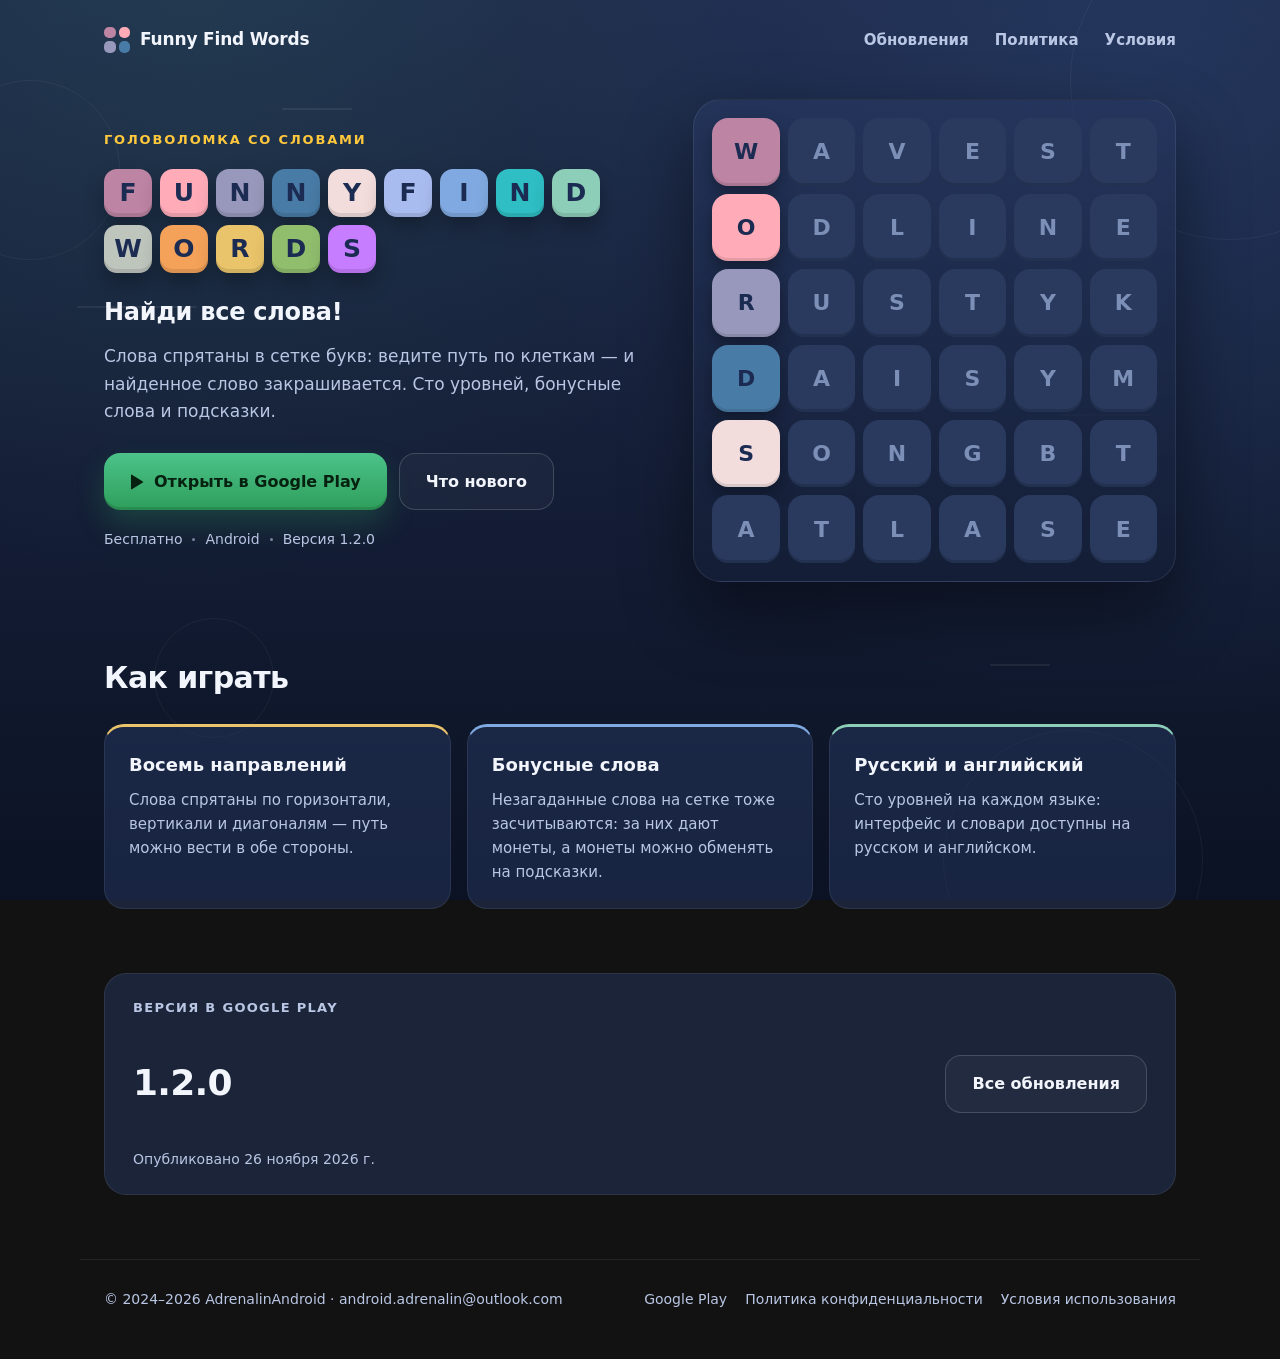
<file: docs/index.html>
<!doctype html>
<html lang="ru">
<head>
  <meta charset="utf-8">
  <meta name="viewport" content="width=device-width, initial-scale=1">
  <meta name="theme-color" content="#10182F">
  <meta name="description" content="Игра «найди слова»: сто уровней, бонусные слова и подсказки, русский и английский языки. Бесплатно в Google Play.">
  <meta property="og:type" content="website">
  <meta property="og:title" content="Funny Find Words — головоломка со словами">
  <meta property="og:description" content="Игра «найди слова»: сто уровней, бонусные слова и подсказки, русский и английский языки. Бесплатно в Google Play.">
  <title>Funny Find Words — головоломка со словами</title>
  <link rel="stylesheet" href="./site.css">
</head>
<body>

    <div class="decor" aria-hidden="true">
      <i style="width:180px;height:180px;left:-60px;top:80px"></i>
      <i style="width:320px;height:320px;right:-110px;top:-80px"></i>
      <i style="width:120px;height:120px;left:12%;bottom:18%"></i>
      <i style="width:260px;height:260px;right:6%;bottom:-90px"></i>
      <u style="width:120px;left:6%;top:34%"></u>
      <u style="width:70px;left:22%;top:12%"></u>
      <u style="width:90px;right:10%;top:46%"></u>
      <u style="width:60px;right:18%;bottom:26%"></u>
    </div>
<div class="page">

  <header class="nav">
    <a class="brand" href="./">
      <span class="mark" aria-hidden="true"><span style="--c:#BD84A4"></span><span style="--c:#FFACB8"></span><span style="--c:#9898BC"></span><span style="--c:#487BA6"></span></span>
      Funny Find Words
    </a>
    <nav>
      <a href="./updates.html">Обновления</a>
      <a href="./privacy.html">Политика</a>
      <a href="./terms.html">Условия</a>
    </nav>
  </header>
  <main>
    <section class="hero">
      <div>
        <p class="eyebrow">Головоломка со словами</p>
        <h1 class="wordmark"><span class="grp"><span class="tile" style="--c:#BD84A4">F</span><span class="tile" style="--c:#FFACB8">U</span><span class="tile" style="--c:#9898BC">N</span><span class="tile" style="--c:#487BA6">N</span><span class="tile" style="--c:#F2DCDC">Y</span></span><span class="grp"><span class="tile" style="--c:#A9BCF0">F</span><span class="tile" style="--c:#7FA9E0">I</span><span class="tile" style="--c:#2EBEC4">N</span><span class="tile" style="--c:#8DCEB9">D</span></span><span class="grp"><span class="tile" style="--c:#BEC5BD">W</span><span class="tile" style="--c:#F4A259">O</span><span class="tile" style="--c:#E9C46A">R</span><span class="tile" style="--c:#90BE6D">D</span><span class="tile" style="--c:#C77DFF">S</span></span></h1>
        <p class="tagline">Найди все слова!</p>
        <p class="lead">
          Слова спрятаны в сетке букв: ведите путь по клеткам — и найденное слово
          закрашивается. Сто уровней, бонусные слова и подсказки.
        </p>
        <div class="actions">
          <a class="btn btn-play" href="https://play.google.com/store/apps/details?id=com.androidadrenalin.funny_find_words"><svg width="14" height="16" viewBox="0 0 14 16" aria-hidden="true"><path fill="currentColor" d="M1 1.2v13.6c0 .5.5.8.9.5l11-6.8a.6.6 0 0 0 0-1L1.9.7C1.5.4 1 .7 1 1.2Z"/></svg>Открыть в Google Play</a>
          <a class="btn btn-ghost" href="./updates.html">Что нового</a>
        </div>
        <p class="meta">
          <span>Бесплатно</span>
          <span class="dash" aria-hidden="true"></span>
          <span>Android</span>
          <span class="dash" aria-hidden="true"></span>
          <span>Версия <span data-version>1.1.1</span></span>
        </p>
      </div>
      <div class="board" aria-hidden="true"><b class="on" style="--c:#BD84A4">W</b><b>A</b><b>V</b><b>E</b><b>S</b><b>T</b><b class="on" style="--c:#FFACB8">O</b><b>D</b><b>L</b><b>I</b><b>N</b><b>E</b><b class="on" style="--c:#9898BC">R</b><b>U</b><b>S</b><b>T</b><b>Y</b><b>K</b><b class="on" style="--c:#487BA6">D</b><b>A</b><b>I</b><b>S</b><b>Y</b><b>M</b><b class="on" style="--c:#F2DCDC">S</b><b>O</b><b>N</b><b>G</b><b>B</b><b>T</b><b>A</b><b>T</b><b>L</b><b>A</b><b>S</b><b>E</b></div>
    </section>

    <section class="section" id="features">
      <h2>Как играть</h2>
      <div class="cards">
      <article class="card" style="--c:#E9C46A">
        <h3>Восемь направлений</h3>
        <p>Слова спрятаны по горизонтали, вертикали и диагоналям — путь можно вести в обе стороны.</p>
      </article>
      <article class="card" style="--c:#7FA9E0">
        <h3>Бонусные слова</h3>
        <p>Незагаданные слова на сетке тоже засчитываются: за них дают монеты, а монеты можно обменять на подсказки.</p>
      </article>
      <article class="card" style="--c:#8DCEB9">
        <h3>Русский и английский</h3>
        <p>Сто уровней на каждом языке: интерфейс и словари доступны на русском и английском.</p>
      </article>
      </div>
    </section>

    <section class="section">
      <div class="ver">
        <div>
          <p class="label">Версия в Google Play</p>
          <p class="num" data-version>1.1.1</p>
          <p class="sub" data-published>Дата публикации уточняется…</p>
        </div>
        <a class="btn btn-ghost" href="./updates.html">Все обновления</a>
      </div>
    </section>
  </main>

  <footer class="foot">
    <span>© 2024–2026 AdrenalinAndroid · <a href="mailto:android.adrenalin@outlook.com">android.adrenalin@outlook.com</a></span>
    <span class="links">
      <a href="https://play.google.com/store/apps/details?id=com.androidadrenalin.funny_find_words">Google Play</a>
      <a href="./privacy.html">Политика конфиденциальности</a>
      <a href="./terms.html">Условия использования</a>
    </span>
  </footer>
</div>

<script>
  // Дата приходит из version.json в виде ГГГГ-ММ-ДД, показываем её по-русски.
  function formatDate(value) {
    if (!value) { return ''; }
    var date = new Date(value + 'T00:00:00');
    if (isNaN(date)) { return value; }
    return date.toLocaleDateString('ru-RU', { day: 'numeric', month: 'long', year: 'numeric' });
  }

  // Версия и дата берутся из version.json, чтобы страница не устаревала.
  fetch('./version.json?ts=' + Date.now(), { cache: 'no-store' })
    .then(function (r) { return r.ok ? r.json() : Promise.reject(new Error('HTTP ' + r.status)); })
    .then(function (c) {
      if (c.latestVersionName) {
        document.querySelectorAll('[data-version]').forEach(function (n) {
          n.textContent = c.latestVersionName;
        });
      }
      var published = document.querySelector('[data-published]');
      if (published && c.publishedAt) {
        published.textContent = 'Опубликовано ' + formatDate(c.publishedAt);
      }
    })
    .catch(function () {
      var published = document.querySelector('[data-published]');
      if (published) {
        published.textContent = 'Данные о версии сейчас недоступны';
      }
    });
</script>
</body>
</html>
</file>
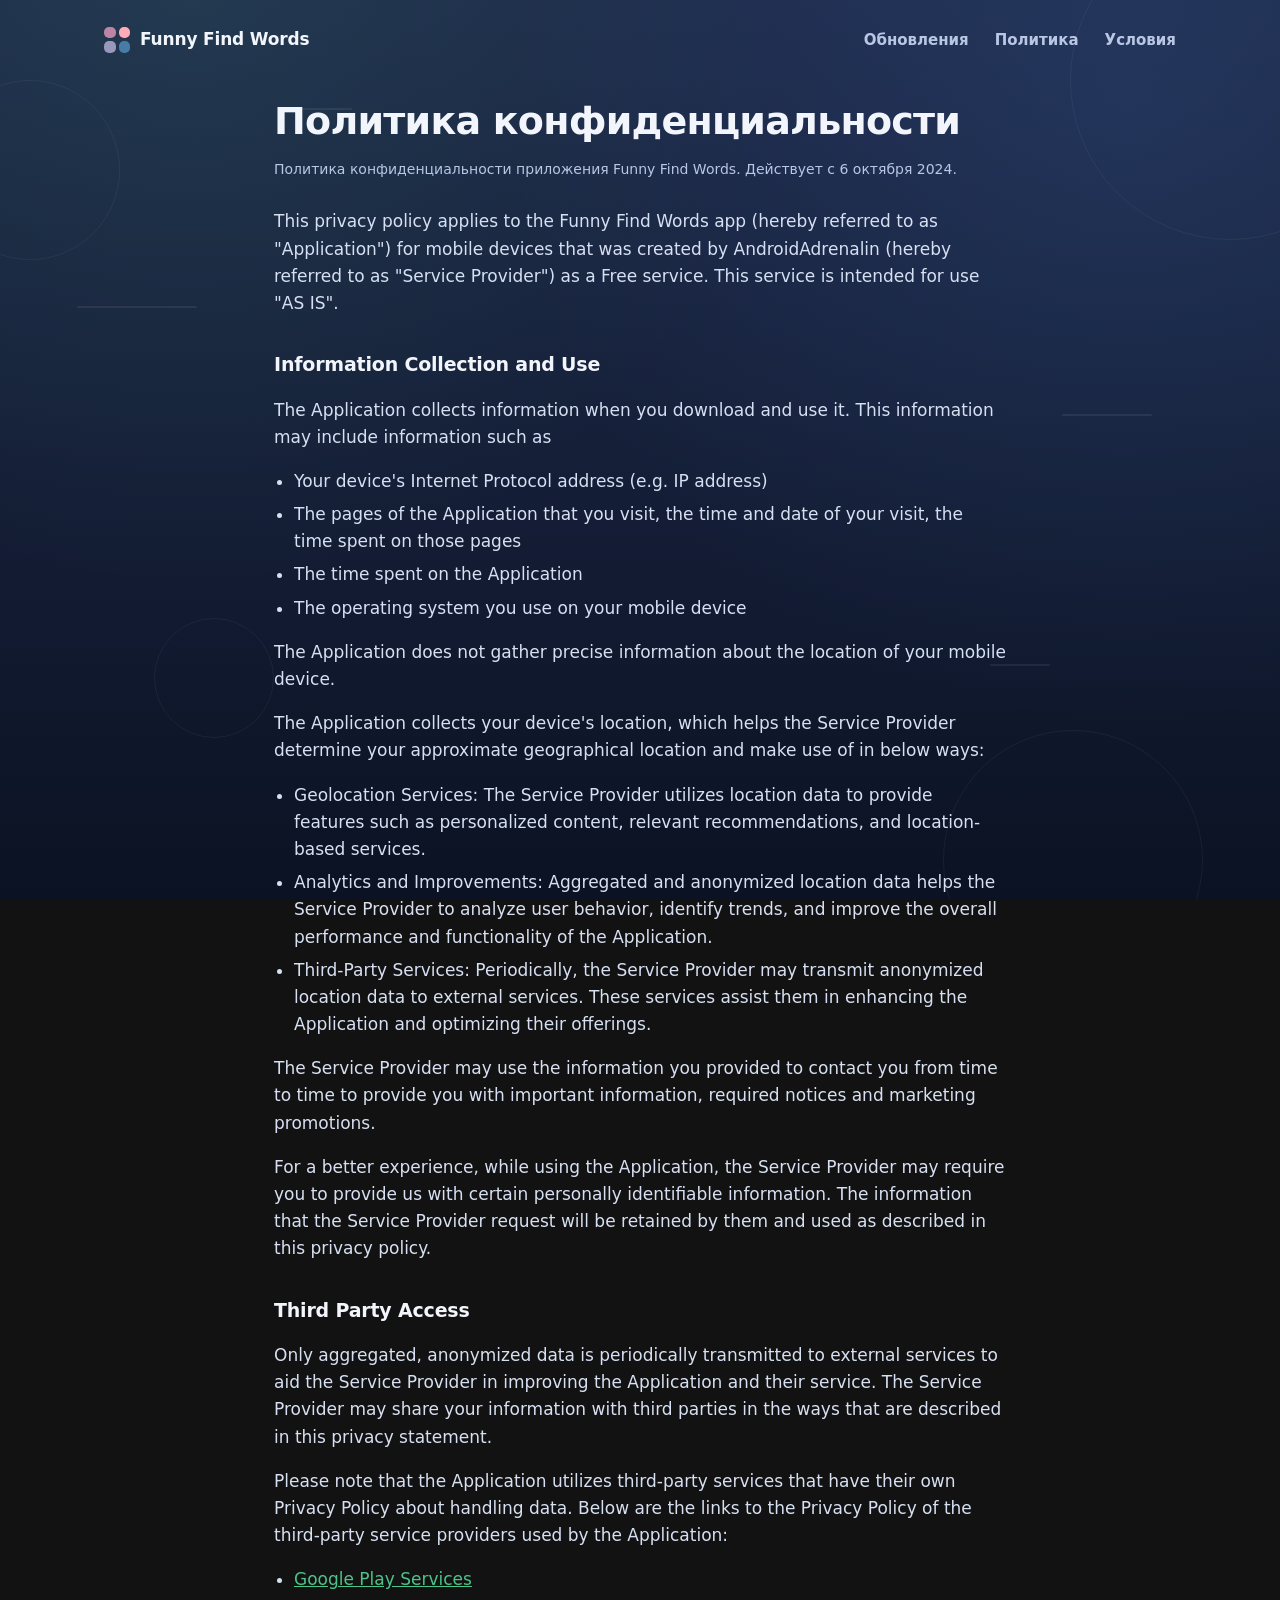
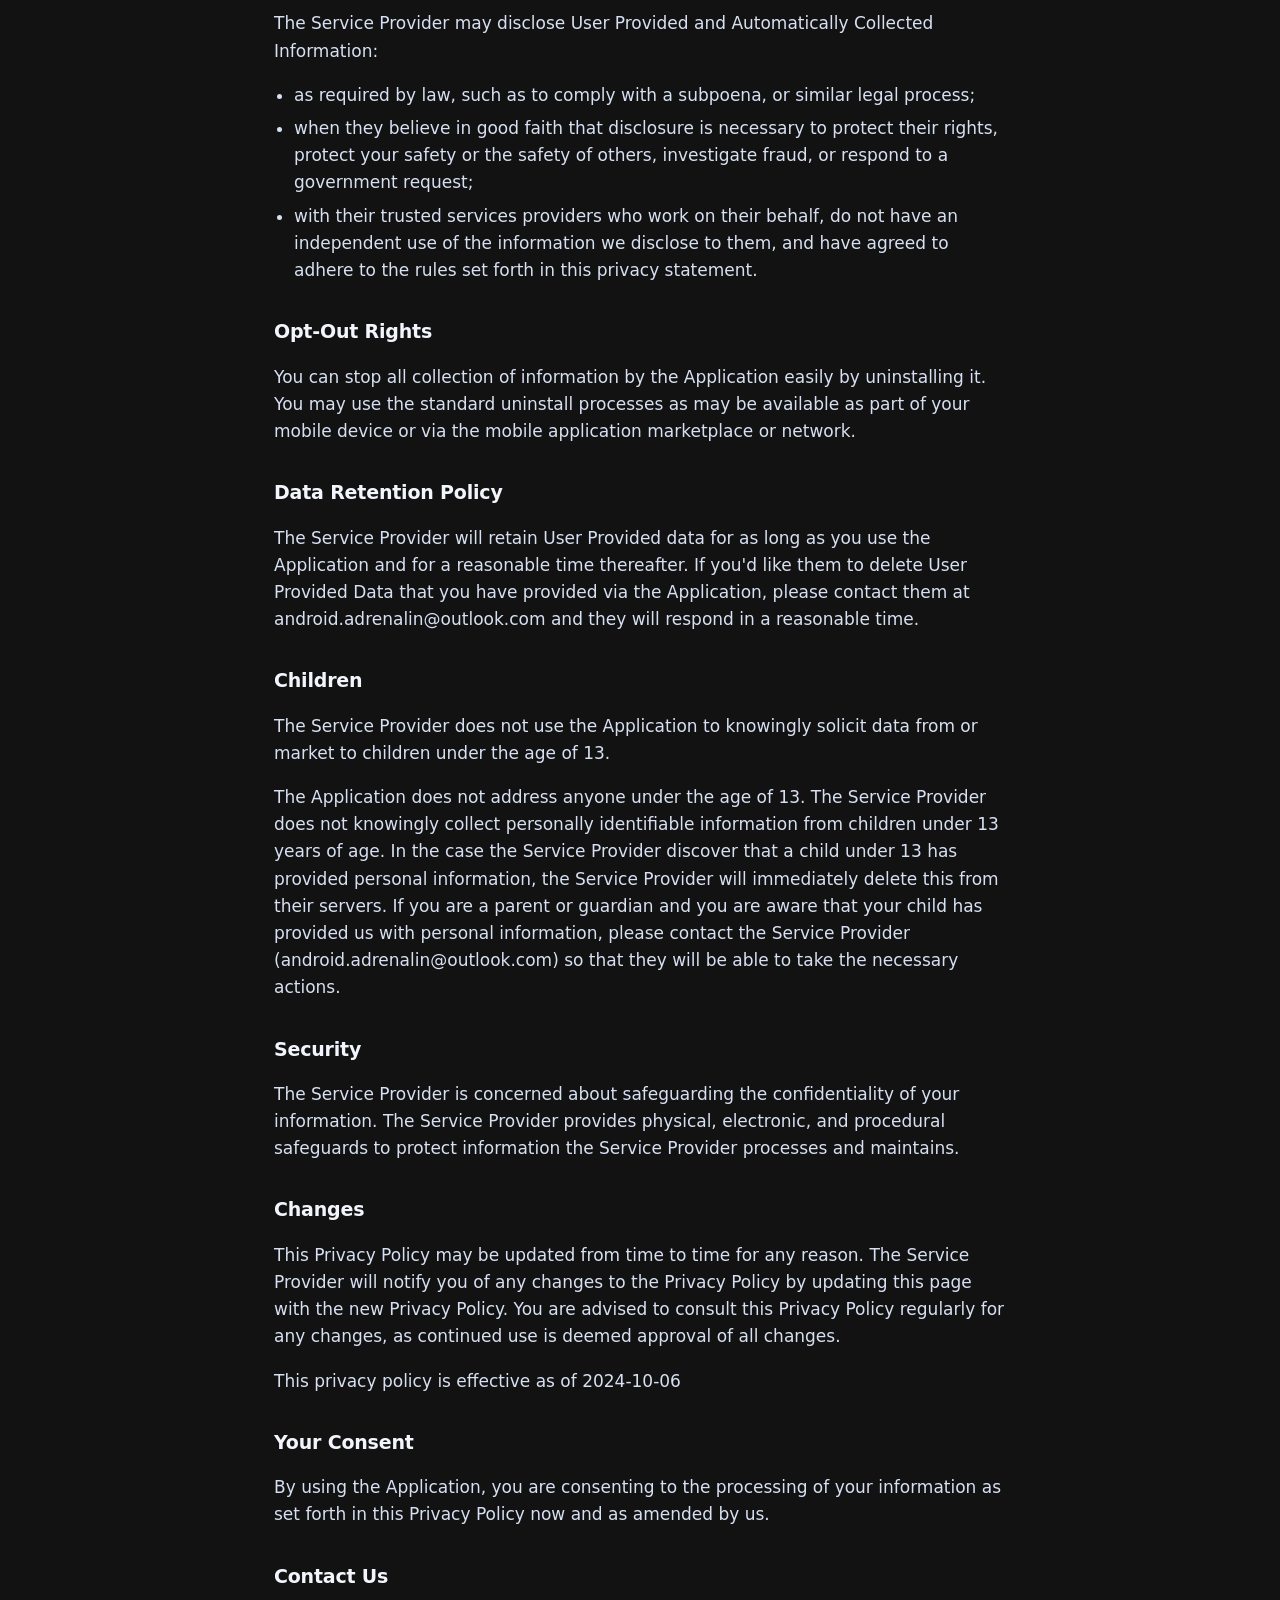
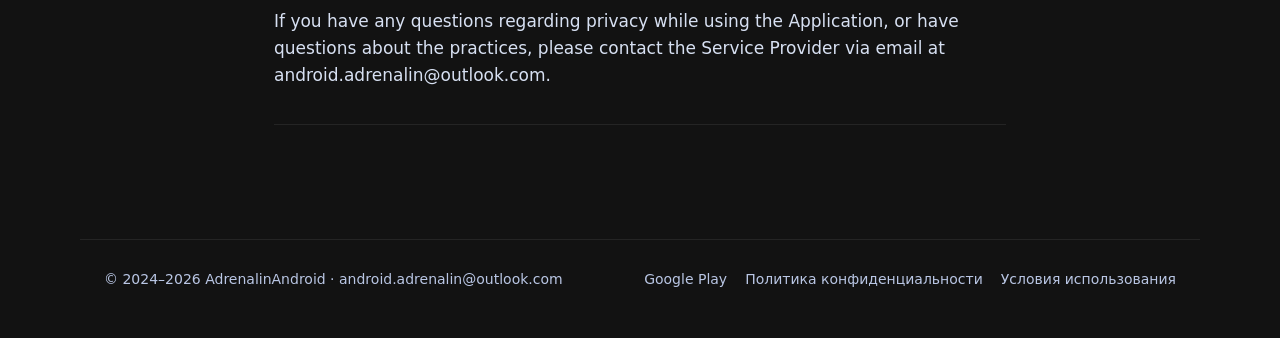
<file: docs/privacy.html>
<!doctype html>
<html lang="ru">
<head>
  <meta charset="utf-8">
  <meta name="viewport" content="width=device-width, initial-scale=1">
  <meta name="theme-color" content="#10182F">
  <meta name="description" content="Политика конфиденциальности приложения Funny Find Words.">
  <meta property="og:type" content="website">
  <meta property="og:title" content="Политика конфиденциальности">
  <meta property="og:description" content="Политика конфиденциальности приложения Funny Find Words.">
  <title>Политика конфиденциальности</title>
  <link rel="stylesheet" href="./site.css">
</head>
<body>

    <div class="decor" aria-hidden="true">
      <i style="width:180px;height:180px;left:-60px;top:80px"></i>
      <i style="width:320px;height:320px;right:-110px;top:-80px"></i>
      <i style="width:120px;height:120px;left:12%;bottom:18%"></i>
      <i style="width:260px;height:260px;right:6%;bottom:-90px"></i>
      <u style="width:120px;left:6%;top:34%"></u>
      <u style="width:70px;left:22%;top:12%"></u>
      <u style="width:90px;right:10%;top:46%"></u>
      <u style="width:60px;right:18%;bottom:26%"></u>
    </div>
<div class="page">

  <header class="nav">
    <a class="brand" href="./">
      <span class="mark" aria-hidden="true"><span style="--c:#BD84A4"></span><span style="--c:#FFACB8"></span><span style="--c:#9898BC"></span><span style="--c:#487BA6"></span></span>
      Funny Find Words
    </a>
    <nav>
      <a href="./updates.html">Обновления</a>
      <a href="./privacy.html">Политика</a>
      <a href="./terms.html">Условия</a>
    </nav>
  </header>
  <main class="doc">
    <h1>Политика конфиденциальности</h1>
    <p class="updated">Политика конфиденциальности приложения Funny Find Words. Действует с 6 октября 2024.</p>
    <p>This privacy policy applies to the Funny Find Words app (hereby referred to as "Application") for mobile devices that was created by AndroidAdrenalin (hereby referred to as "Service Provider") as a Free service. This service is intended for use "AS IS".</p>
<h2>Information Collection and Use</h2>
<p>The Application collects information when you download and use it. This information may include information such as</p>
<ul>
<li>Your device's Internet Protocol address (e.g. IP address)</li>
<li>The pages of the Application that you visit, the time and date of your visit, the time spent on those pages</li>
<li>The time spent on the Application</li>
<li>The operating system you use on your mobile device</li>
</ul>
<p>The Application does not gather precise information about the location of your mobile device.</p>
<p>The Application collects your device's location, which helps the Service Provider determine your approximate geographical location and make use of in below ways:</p>
<ul>
<li>Geolocation Services: The Service Provider utilizes location data to provide features such as personalized content, relevant recommendations, and location-based services.</li>
<li>Analytics and Improvements: Aggregated and anonymized location data helps the Service Provider to analyze user behavior, identify trends, and improve the overall performance and functionality of the Application.</li>
<li>Third-Party Services: Periodically, the Service Provider may transmit anonymized location data to external services. These services assist them in enhancing the Application and optimizing their offerings.</li>
</ul>
<p>The Service Provider may use the information you provided to contact you from time to time to provide you with important information, required notices and marketing promotions.</p>
<p>For a better experience, while using the Application, the Service Provider may require you to provide us with certain personally identifiable information. The information that the Service Provider request will be retained by them and used as described in this privacy policy.</p>
<h2>Third Party Access</h2>
<p>Only aggregated, anonymized data is periodically transmitted to external services to aid the Service Provider in improving the Application and their service. The Service Provider may share your information with third parties in the ways that are described in this privacy statement.</p>
<p>Please note that the Application utilizes third-party services that have their own Privacy Policy about handling data. Below are the links to the Privacy Policy of the third-party service providers used by the Application:</p>
<ul>
<li><a href="https://www.google.com/policies/privacy/">Google Play Services</a></li>
</ul>
<p>The Service Provider may disclose User Provided and Automatically Collected Information:</p>
<ul>
<li>as required by law, such as to comply with a subpoena, or similar legal process;</li>
<li>when they believe in good faith that disclosure is necessary to protect their rights, protect your safety or the safety of others, investigate fraud, or respond to a government request;</li>
<li>with their trusted services providers who work on their behalf, do not have an independent use of the information we disclose to them, and have agreed to adhere to the rules set forth in this privacy statement.</li>
</ul>
<h2>Opt-Out Rights</h2>
<p>You can stop all collection of information by the Application easily by uninstalling it. You may use the standard uninstall processes as may be available as part of your mobile device or via the mobile application marketplace or network.</p>
<h2>Data Retention Policy</h2>
<p>The Service Provider will retain User Provided data for as long as you use the Application and for a reasonable time thereafter. If you'd like them to delete User Provided Data that you have provided via the Application, please contact them at android.adrenalin@outlook.com and they will respond in a reasonable time.</p>
<h2>Children</h2>
<p>The Service Provider does not use the Application to knowingly solicit data from or market to children under the age of 13.</p>
<p>The Application does not address anyone under the age of 13. The Service Provider does not knowingly collect personally identifiable information from children under 13 years of age. In the case the Service Provider discover that a child under 13 has provided personal information, the Service Provider will immediately delete this from their servers. If you are a parent or guardian and you are aware that your child has provided us with personal information, please contact the Service Provider (android.adrenalin@outlook.com) so that they will be able to take the necessary actions.</p>
<h2>Security</h2>
<p>The Service Provider is concerned about safeguarding the confidentiality of your information. The Service Provider provides physical, electronic, and procedural safeguards to protect information the Service Provider processes and maintains.</p>
<h2>Changes</h2>
<p>This Privacy Policy may be updated from time to time for any reason. The Service Provider will notify you of any changes to the Privacy Policy by updating this page with the new Privacy Policy. You are advised to consult this Privacy Policy regularly for any changes, as continued use is deemed approval of all changes.</p>
<p>This privacy policy is effective as of 2024-10-06</p>
<h2>Your Consent</h2>
<p>By using the Application, you are consenting to the processing of your information as set forth in this Privacy Policy now and as amended by us.</p>
<h2>Contact Us</h2>
<p>If you have any questions regarding privacy while using the Application, or have questions about the practices, please contact the Service Provider via email at android.adrenalin@outlook.com.</p>
<hr />
  </main>

  <footer class="foot">
    <span>© 2024–2026 AdrenalinAndroid · <a href="mailto:android.adrenalin@outlook.com">android.adrenalin@outlook.com</a></span>
    <span class="links">
      <a href="https://play.google.com/store/apps/details?id=com.androidadrenalin.funny_find_words">Google Play</a>
      <a href="./privacy.html">Политика конфиденциальности</a>
      <a href="./terms.html">Условия использования</a>
    </span>
  </footer>
</div>
</body>
</html>
</file>
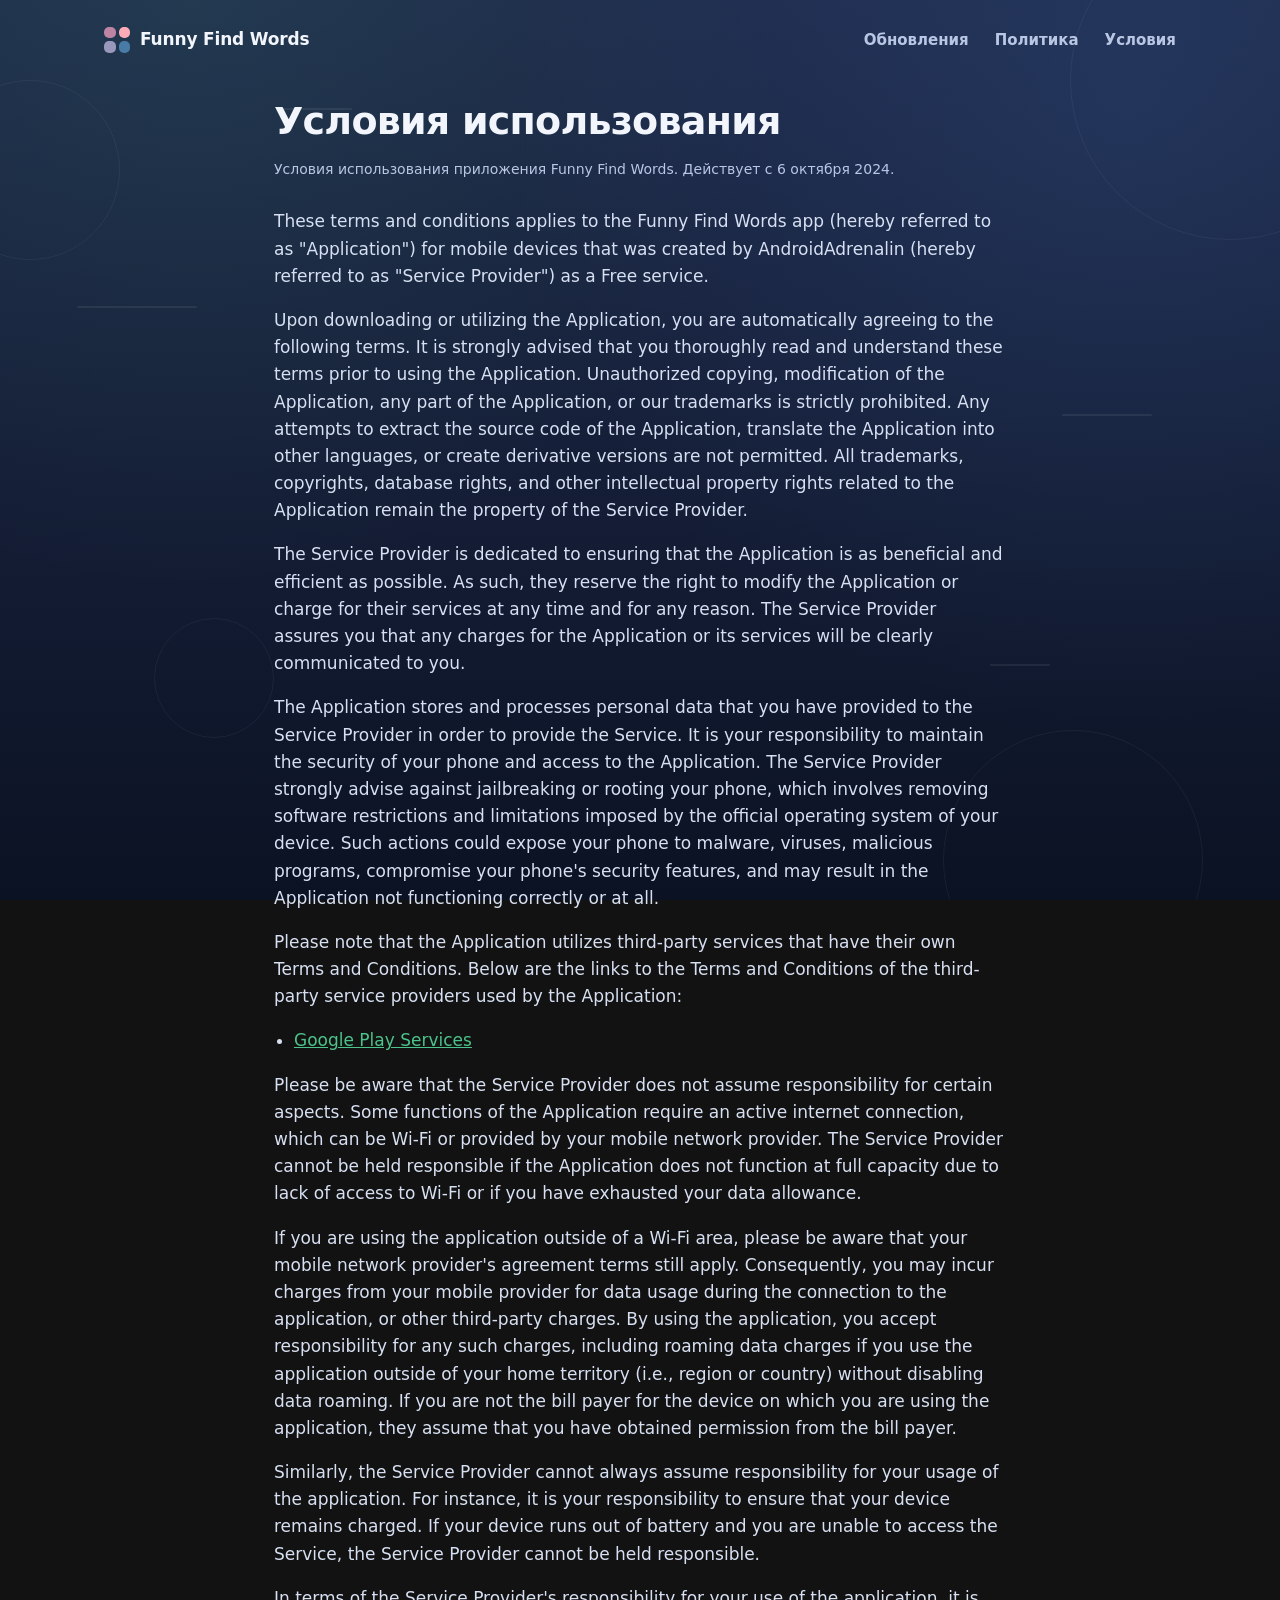
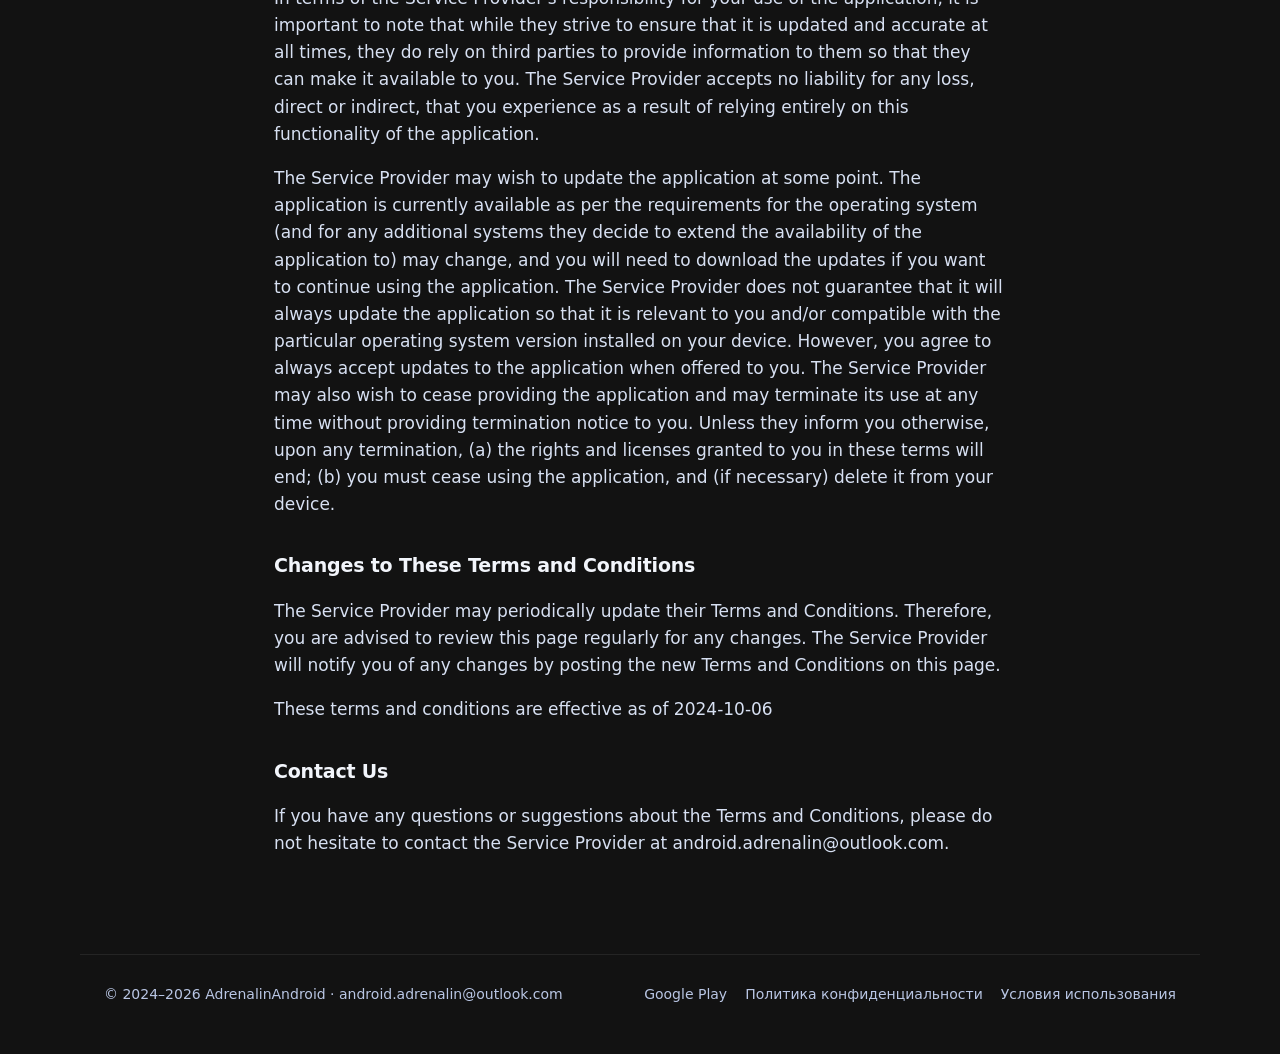
<file: docs/terms.html>
<!doctype html>
<html lang="ru">
<head>
  <meta charset="utf-8">
  <meta name="viewport" content="width=device-width, initial-scale=1">
  <meta name="theme-color" content="#10182F">
  <meta name="description" content="Условия использования приложения Funny Find Words.">
  <meta property="og:type" content="website">
  <meta property="og:title" content="Условия использования">
  <meta property="og:description" content="Условия использования приложения Funny Find Words.">
  <title>Условия использования</title>
  <link rel="stylesheet" href="./site.css">
</head>
<body>

    <div class="decor" aria-hidden="true">
      <i style="width:180px;height:180px;left:-60px;top:80px"></i>
      <i style="width:320px;height:320px;right:-110px;top:-80px"></i>
      <i style="width:120px;height:120px;left:12%;bottom:18%"></i>
      <i style="width:260px;height:260px;right:6%;bottom:-90px"></i>
      <u style="width:120px;left:6%;top:34%"></u>
      <u style="width:70px;left:22%;top:12%"></u>
      <u style="width:90px;right:10%;top:46%"></u>
      <u style="width:60px;right:18%;bottom:26%"></u>
    </div>
<div class="page">

  <header class="nav">
    <a class="brand" href="./">
      <span class="mark" aria-hidden="true"><span style="--c:#BD84A4"></span><span style="--c:#FFACB8"></span><span style="--c:#9898BC"></span><span style="--c:#487BA6"></span></span>
      Funny Find Words
    </a>
    <nav>
      <a href="./updates.html">Обновления</a>
      <a href="./privacy.html">Политика</a>
      <a href="./terms.html">Условия</a>
    </nav>
  </header>
  <main class="doc">
    <h1>Условия использования</h1>
    <p class="updated">Условия использования приложения Funny Find Words. Действует с 6 октября 2024.</p>
    <p>These terms and conditions applies to the Funny Find Words app (hereby referred to as "Application") for mobile devices that was created by AndroidAdrenalin (hereby referred to as "Service Provider") as a Free service.</p>
<p>Upon downloading or utilizing the Application, you are automatically agreeing to the following terms. It is strongly advised that you thoroughly read and understand these terms prior to using the Application. Unauthorized copying, modification of the Application, any part of the Application, or our trademarks is strictly prohibited. Any attempts to extract the source code of the Application, translate the Application into other languages, or create derivative versions are not permitted. All trademarks, copyrights, database rights, and other intellectual property rights related to the Application remain the property of the Service Provider.</p>
<p>The Service Provider is dedicated to ensuring that the Application is as beneficial and efficient as possible. As such, they reserve the right to modify the Application or charge for their services at any time and for any reason. The Service Provider assures you that any charges for the Application or its services will be clearly communicated to you.</p>
<p>The Application stores and processes personal data that you have provided to the Service Provider in order to provide the Service. It is your responsibility to maintain the security of your phone and access to the Application. The Service Provider strongly advise against jailbreaking or rooting your phone, which involves removing software restrictions and limitations imposed by the official operating system of your device. Such actions could expose your phone to malware, viruses, malicious programs, compromise your phone's security features, and may result in the Application not functioning correctly or at all.</p>
<p>Please note that the Application utilizes third-party services that have their own Terms and Conditions. Below are the links to the Terms and Conditions of the third-party service providers used by the Application:</p>
<ul>
<li><a href="https://policies.google.com/terms">Google Play Services</a></li>
</ul>
<p>Please be aware that the Service Provider does not assume responsibility for certain aspects. Some functions of the Application require an active internet connection, which can be Wi-Fi or provided by your mobile network provider. The Service Provider cannot be held responsible if the Application does not function at full capacity due to lack of access to Wi-Fi or if you have exhausted your data allowance.</p>
<p>If you are using the application outside of a Wi-Fi area, please be aware that your mobile network provider's agreement terms still apply. Consequently, you may incur charges from your mobile provider for data usage during the connection to the application, or other third-party charges. By using the application, you accept responsibility for any such charges, including roaming data charges if you use the application outside of your home territory (i.e., region or country) without disabling data roaming. If you are not the bill payer for the device on which you are using the application, they assume that you have obtained permission from the bill payer.</p>
<p>Similarly, the Service Provider cannot always assume responsibility for your usage of the application. For instance, it is your responsibility to ensure that your device remains charged. If your device runs out of battery and you are unable to access the Service, the Service Provider cannot be held responsible.</p>
<p>In terms of the Service Provider's responsibility for your use of the application, it is important to note that while they strive to ensure that it is updated and accurate at all times, they do rely on third parties to provide information to them so that they can make it available to you. The Service Provider accepts no liability for any loss, direct or indirect, that you experience as a result of relying entirely on this functionality of the application.</p>
<p>The Service Provider may wish to update the application at some point. The application is currently available as per the requirements for the operating system (and for any additional systems they decide to extend the availability of the application to) may change, and you will need to download the updates if you want to continue using the application. The Service Provider does not guarantee that it will always update the application so that it is relevant to you and/or compatible with the particular operating system version installed on your device. However, you agree to always accept updates to the application when offered to you. The Service Provider may also wish to cease providing the application and may terminate its use at any time without providing termination notice to you. Unless they inform you otherwise, upon any termination, (a) the rights and licenses granted to you in these terms will end; (b) you must cease using the application, and (if necessary) delete it from your device.</p>
<h2>Changes to These Terms and Conditions</h2>
<p>The Service Provider may periodically update their Terms and Conditions. Therefore, you are advised to review this page regularly for any changes. The Service Provider will notify you of any changes by posting the new Terms and Conditions on this page.</p>
<p>These terms and conditions are effective as of 2024-10-06</p>
<h2>Contact Us</h2>
<p>If you have any questions or suggestions about the Terms and Conditions, please do not hesitate to contact the Service Provider at android.adrenalin@outlook.com.</p>
  </main>

  <footer class="foot">
    <span>© 2024–2026 AdrenalinAndroid · <a href="mailto:android.adrenalin@outlook.com">android.adrenalin@outlook.com</a></span>
    <span class="links">
      <a href="https://play.google.com/store/apps/details?id=com.androidadrenalin.funny_find_words">Google Play</a>
      <a href="./privacy.html">Политика конфиденциальности</a>
      <a href="./terms.html">Условия использования</a>
    </span>
  </footer>
</div>
</body>
</html>
</file>
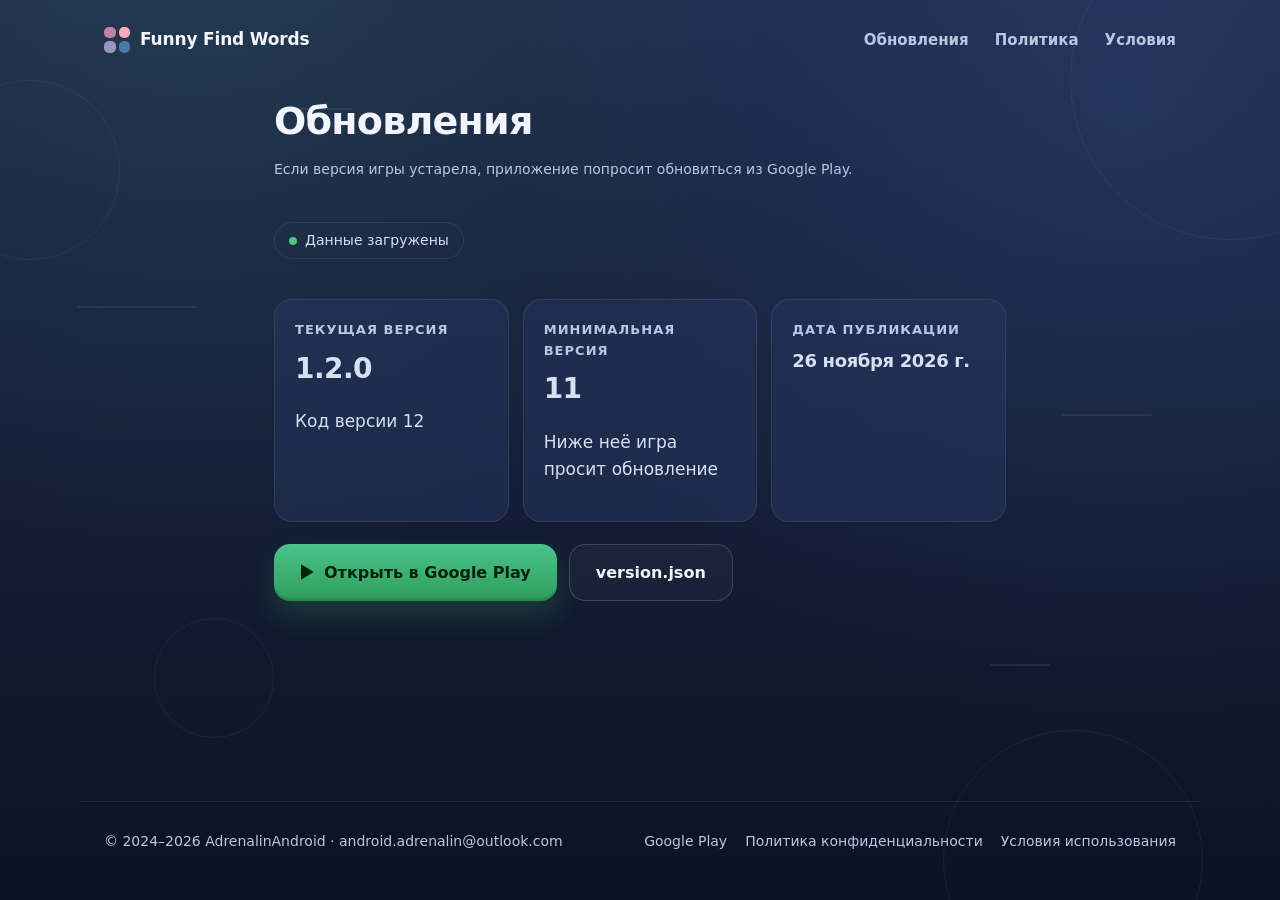
<file: docs/updates.html>
<!doctype html>
<html lang="ru">
<head>
  <meta charset="utf-8">
  <meta name="viewport" content="width=device-width, initial-scale=1">
  <meta name="theme-color" content="#10182F">
  <meta name="description" content="Текущая версия игры Funny Find Words и минимальная поддерживаемая версия.">
  <meta property="og:type" content="website">
  <meta property="og:title" content="Funny Find Words — обновления">
  <meta property="og:description" content="Текущая версия игры Funny Find Words и минимальная поддерживаемая версия.">
  <title>Funny Find Words — обновления</title>
  <link rel="stylesheet" href="./site.css">
</head>
<body>

    <div class="decor" aria-hidden="true">
      <i style="width:180px;height:180px;left:-60px;top:80px"></i>
      <i style="width:320px;height:320px;right:-110px;top:-80px"></i>
      <i style="width:120px;height:120px;left:12%;bottom:18%"></i>
      <i style="width:260px;height:260px;right:6%;bottom:-90px"></i>
      <u style="width:120px;left:6%;top:34%"></u>
      <u style="width:70px;left:22%;top:12%"></u>
      <u style="width:90px;right:10%;top:46%"></u>
      <u style="width:60px;right:18%;bottom:26%"></u>
    </div>
<div class="page">

  <header class="nav">
    <a class="brand" href="./">
      <span class="mark" aria-hidden="true"><span style="--c:#BD84A4"></span><span style="--c:#FFACB8"></span><span style="--c:#9898BC"></span><span style="--c:#487BA6"></span></span>
      Funny Find Words
    </a>
    <nav>
      <a href="./updates.html">Обновления</a>
      <a href="./privacy.html">Политика</a>
      <a href="./terms.html">Условия</a>
    </nav>
  </header>
  <main class="doc">
    <h1>Обновления</h1>
    <p class="updated">
      Если версия игры устарела, приложение попросит обновиться из Google Play.
    </p>

    <p class="status" id="status">
      <span class="dot" id="status-dot" aria-hidden="true"></span>
      <span id="status-text">Читаю данные…</span>
    </p>

    <div class="stats">
      <div class="stat">
        <p class="k">Текущая версия</p>
        <p class="v" id="latest-name">—</p>
        <p class="sub" id="latest-code"></p>
      </div>
      <div class="stat">
        <p class="k">Минимальная версия</p>
        <p class="v" id="min-code">—</p>
        <p class="sub">Ниже неё игра просит обновление</p>
      </div>
      <div class="stat">
        <p class="k">Дата публикации</p>
        <p class="v small" id="published-at">—</p>
      </div>
    </div>

    <div class="actions">
      <a class="btn btn-play" href="https://play.google.com/store/apps/details?id=com.androidadrenalin.funny_find_words"><svg width="14" height="16" viewBox="0 0 14 16" aria-hidden="true"><path fill="currentColor" d="M1 1.2v13.6c0 .5.5.8.9.5l11-6.8a.6.6 0 0 0 0-1L1.9.7C1.5.4 1 .7 1 1.2Z"/></svg>Открыть в Google Play</a>
      <a class="btn btn-ghost" href="./version.json">version.json</a>
    </div>
  </main>

  <footer class="foot">
    <span>© 2024–2026 AdrenalinAndroid · <a href="mailto:android.adrenalin@outlook.com">android.adrenalin@outlook.com</a></span>
    <span class="links">
      <a href="https://play.google.com/store/apps/details?id=com.androidadrenalin.funny_find_words">Google Play</a>
      <a href="./privacy.html">Политика конфиденциальности</a>
      <a href="./terms.html">Условия использования</a>
    </span>
  </footer>
</div>

<script>
  (function () {
    var text = document.getElementById('status-text');
    var dot = document.getElementById('status-dot');
    var fields = {
      latestName: document.getElementById('latest-name'),
      latestCode: document.getElementById('latest-code'),
      minCode: document.getElementById('min-code'),
      published: document.getElementById('published-at')
    };

    function fail(message) {
      text.textContent = message;
      dot.classList.add('error');
    }

    function formatDate(value) {
      if (!value) { return '—'; }
      var date = new Date(value + 'T00:00:00');
      if (isNaN(date)) { return value; }
      return date.toLocaleDateString('ru-RU', { day: 'numeric', month: 'long', year: 'numeric' });
    }

    fetch('./version.json?ts=' + Date.now(), { cache: 'no-store' })
      .then(function (r) {
        if (!r.ok) { throw new Error('HTTP ' + r.status); }
        return r.json();
      })
      .then(function (c) {
        fields.latestName.textContent = c.latestVersionName || '—';
        fields.latestCode.textContent = c.latestVersionCode
          ? 'Код версии ' + c.latestVersionCode : '';
        fields.minCode.textContent = c.minSupportedVersionCode;
        fields.published.textContent = formatDate(c.publishedAt);
        text.textContent = 'Данные загружены';
      })
      .catch(function (error) {
        fail('Не удалось прочитать version.json: ' + error.message);
      });
  })();
</script>
</body>
</html>
</file>
<file: docs/site.css>
/* Общие стили сайта Funny Find Words: палитра взята из lib/style/palette.dart. */
:root {
  color-scheme: dark;
  --bg-top: #1e2a4a;
  --bg-bottom: #0b1223;
  --panel: #26365e;
  --panel-soft: rgba(38, 54, 94, 0.52);
  --line: rgba(255, 255, 255, 0.08);
  --text: #f2f5fb;
  --body-text: #d7e0f2;
  --muted: #b9c6e4;
  --accent: #4cc38a;
  --accent-dark: #2e9e5b;
  --gold: #ffc83d;
  --tile-text: #1b2b52;
}

*,
*::before,
*::after {
  box-sizing: border-box;
}

html {
  -webkit-text-size-adjust: 100%;
}

body {
  margin: 0;
  min-height: 100vh;
  background:
    radial-gradient(circle at 15% 0%, rgba(76, 195, 138, 0.10), transparent 42%),
    radial-gradient(circle at 88% 12%, rgba(76, 134, 216, 0.14), transparent 45%),
    linear-gradient(180deg, var(--bg-top) 0%, #16203a 45%, var(--bg-bottom) 100%);
  background-attachment: fixed;
  color: var(--text);
  font: 17px/1.6 system-ui, -apple-system, "Segoe UI", Roboto, "Helvetica Neue", Arial, sans-serif;
  overflow-x: hidden;
}

/* Декор фона: кольца и штрихи, как на игровом фоне. */
.decor {
  position: fixed;
  inset: 0;
  z-index: 0;
  pointer-events: none;
  overflow: hidden;
}

.decor i {
  position: absolute;
  display: block;
  border: 1px solid rgba(255, 255, 255, 0.055);
  border-radius: 50%;
}

.decor u {
  position: absolute;
  display: block;
  height: 2px;
  border-radius: 2px;
  background: rgba(255, 255, 255, 0.07);
}

.page {
  position: relative;
  z-index: 1;
  display: flex;
  flex-direction: column;
  min-height: 100vh;
}

.page main {
  flex: 1 0 auto;
}

/* В колоночном flex-контейнере auto-отступы сужают блок до содержимого,
   поэтому ширину задаём явно, а центрируем через margin. */
.nav,
.hero,
.section,
.doc,
.foot {
  width: 100%;
}

/* --- Шапка ---------------------------------------------------------------- */
.nav {
  max-width: 1120px;
  margin: 0 auto;
  padding: 26px 24px;
  display: flex;
  align-items: center;
  justify-content: space-between;
  gap: 24px;
  flex-wrap: wrap;
}

.brand {
  display: inline-flex;
  align-items: center;
  gap: 10px;
  text-decoration: none;
  color: var(--text);
  font-weight: 800;
  letter-spacing: -0.01em;
}

.brand .mark {
  display: grid;
  grid-template-columns: repeat(2, 1fr);
  gap: 3px;
  width: 26px;
  height: 26px;
}

.brand .mark span {
  display: block;
  border-radius: 5px;
  background: var(--c);
}

.nav nav {
  display: flex;
  gap: 26px;
  flex-wrap: wrap;
}

.nav nav a {
  color: var(--muted);
  text-decoration: none;
  font-size: 15px;
  font-weight: 600;
}

.nav nav a:hover,
.nav nav a:focus-visible {
  color: var(--text);
}

/* --- Первый экран --------------------------------------------------------- */
.hero {
  max-width: 1120px;
  margin: 0 auto;
  padding: 20px 24px 72px;
  display: grid;
  grid-template-columns: minmax(0, 1.05fr) minmax(0, 0.95fr);
  gap: 56px;
  align-items: center;
}

.eyebrow {
  margin: 0 0 18px;
  color: var(--gold);
  font-size: 13px;
  font-weight: 800;
  letter-spacing: 0.14em;
  text-transform: uppercase;
}

.wordmark {
  display: flex;
  flex-wrap: wrap;
  gap: clamp(4px, 1vw, 8px);
  margin: 0 0 20px;
  font-weight: 800;
}

.wordmark .grp {
  display: flex;
  gap: inherit;
}

.wordmark .tile {
  width: clamp(26px, 7.2vw, 48px);
  aspect-ratio: 1;
  display: grid;
  place-items: center;
  border-radius: 27%;
  background: var(--c);
  color: var(--tile-text);
  font-size: clamp(14px, 3.6vw, 25px);
  line-height: 1;
  box-shadow:
    inset 0 -4px 0 rgba(0, 0, 0, 0.10),
    0 10px 20px rgba(0, 0, 0, 0.28);
}

.tagline {
  margin: 0 0 12px;
  font-size: clamp(19px, 2.4vw, 24px);
  font-weight: 700;
  letter-spacing: -0.01em;
}

.lead {
  margin: 0 0 28px;
  max-width: 52ch;
  color: var(--muted);
}

.actions {
  display: flex;
  flex-wrap: wrap;
  gap: 12px;
  margin-bottom: 18px;
}

.btn {
  display: inline-flex;
  align-items: center;
  gap: 10px;
  padding: 15px 26px;
  border-radius: 16px;
  font-size: 16px;
  font-weight: 800;
  text-decoration: none;
}

.btn svg {
  flex: none;
}

.btn-play {
  background: linear-gradient(180deg, var(--accent), var(--accent-dark));
  color: #06210f;
  box-shadow:
    inset 0 -3px 0 rgba(0, 0, 0, 0.12),
    0 14px 28px rgba(46, 158, 91, 0.26);
}

.btn-play:hover {
  filter: brightness(1.06);
}

.btn-ghost {
  border: 1px solid rgba(255, 255, 255, 0.16);
  background: rgba(255, 255, 255, 0.03);
  color: var(--text);
}

.btn-ghost:hover {
  border-color: rgba(255, 255, 255, 0.3);
}

/* Внутри текстовых страниц ссылки красятся акцентом — кнопки сохраняют свой цвет. */
.doc a.btn-play {
  color: #06210f;
}

.doc a.btn-ghost {
  color: var(--text);
}

.meta {
  display: flex;
  flex-wrap: wrap;
  align-items: center;
  gap: 10px;
  margin: 0;
  color: var(--muted);
  font-size: 14px;
}

.meta span.dash {
  width: 3px;
  height: 3px;
  border-radius: 50%;
  background: currentColor;
  opacity: 0.6;
}

/* Игровое поле в первом экране. */
.board {
  display: grid;
  grid-template-columns: repeat(6, 1fr);
  gap: clamp(4px, 1vw, 8px);
  padding: clamp(10px, 2vw, 18px);
  border-radius: 28px;
  border: 1px solid var(--line);
  background: linear-gradient(180deg, rgba(38, 54, 94, 0.72), rgba(20, 30, 54, 0.88));
  box-shadow: 0 30px 70px rgba(0, 0, 0, 0.45);
}

.board b {
  aspect-ratio: 1;
  display: grid;
  place-items: center;
  border-radius: 24%;
  background: #2a3a5f;
  color: #7c8fb6;
  font-size: clamp(13px, 2.4vw, 22px);
  font-weight: 800;
  box-shadow: inset 0 -3px 0 rgba(0, 0, 0, 0.16);
}

.board b.on {
  background: var(--c);
  color: var(--tile-text);
  box-shadow:
    inset 0 -3px 0 rgba(0, 0, 0, 0.10),
    0 8px 16px rgba(0, 0, 0, 0.3);
}

/* --- Секции --------------------------------------------------------------- */
.section {
  max-width: 1120px;
  margin: 0 auto;
  padding: 0 24px 64px;
}

.section h2 {
  margin: 0 0 22px;
  font-size: clamp(22px, 3vw, 30px);
  letter-spacing: -0.02em;
}

.cards {
  display: grid;
  grid-template-columns: repeat(auto-fit, minmax(240px, 1fr));
  gap: 16px;
}

.card {
  padding: 24px;
  border-radius: 20px;
  border: 1px solid var(--line);
  border-top: 3px solid var(--c, var(--accent));
  background: var(--panel-soft);
}

.card h3 {
  margin: 0 0 8px;
  font-size: 18px;
}

.card p {
  margin: 0;
  color: var(--muted);
  font-size: 15px;
}

.ver {
  display: flex;
  flex-wrap: wrap;
  align-items: center;
  justify-content: space-between;
  gap: 18px;
  padding: 24px 28px;
  border-radius: 22px;
  border: 1px solid var(--line);
  background: var(--panel-soft);
}

.ver .num {
  font-size: clamp(26px, 4vw, 36px);
  font-weight: 800;
  letter-spacing: -0.02em;
}

.ver .label {
  margin: 0 0 2px;
  color: var(--muted);
  font-size: 13px;
  font-weight: 700;
  letter-spacing: 0.1em;
  text-transform: uppercase;
}

.ver .sub {
  margin: 4px 0 0;
  color: var(--muted);
  font-size: 14px;
}

/* --- Документы (политика, условия) --------------------------------------- */
.doc {
  max-width: 780px;
  margin: 0 auto;
  padding: 12px 24px 80px;
}

.doc h1 {
  margin: 0 0 6px;
  font-size: clamp(26px, 4vw, 38px);
  letter-spacing: -0.02em;
}

.doc .updated {
  margin: 0 0 28px;
  color: var(--muted);
  font-size: 14px;
}

.doc h2 {
  margin: 32px 0 10px;
  font-size: 19px;
  letter-spacing: -0.01em;
}

.doc p,
.doc li {
  color: var(--body-text);
}

.doc a {
  color: var(--accent);
}

.doc ul {
  padding-left: 20px;
}

.doc li {
  margin-bottom: 6px;
}

.doc hr {
  margin: 34px 0;
  border: 0;
  border-top: 1px solid var(--line);
}

/* --- Страница обновлений -------------------------------------------------- */
.stats {
  display: grid;
  grid-template-columns: repeat(auto-fit, minmax(180px, 1fr));
  gap: 14px;
  margin: 26px 0 22px;
}

.stat {
  padding: 20px;
  border-radius: 18px;
  border: 1px solid var(--line);
  background: var(--panel-soft);
  display: flex;
  flex-direction: column;
}

.stat .k {
  margin: 0 0 6px;
  color: var(--muted);
  font-size: 13px;
  font-weight: 700;
  letter-spacing: 0.08em;
  text-transform: uppercase;
}

.stat .v {
  margin: 0;
  font-size: clamp(22px, 3vw, 28px);
  font-weight: 800;
  letter-spacing: -0.02em;
}

.stat .v.small {
  font-size: 18px;
}

.status {
  display: inline-flex;
  align-items: center;
  gap: 8px;
  padding: 6px 14px;
  border-radius: 999px;
  border: 1px solid var(--line);
  color: var(--muted);
  font-size: 14px;
}

.status .dot {
  width: 8px;
  height: 8px;
  border-radius: 50%;
  background: var(--accent);
}

.status .dot.error {
  background: #ff7a7a;
}

/* --- Подвал --------------------------------------------------------------- */
.foot {
  max-width: 1120px;
  margin: 0 auto;
  padding: 28px 24px 48px;
  border-top: 1px solid var(--line);
  display: flex;
  flex-wrap: wrap;
  justify-content: space-between;
  gap: 12px 24px;
  color: var(--muted);
  font-size: 14px;
}

.foot a {
  color: var(--muted);
  text-decoration: none;
}

.foot a:hover {
  color: var(--text);
}

.foot .links {
  display: flex;
  flex-wrap: wrap;
  gap: 18px;
}

/* --- Адаптив -------------------------------------------------------------- */
@media (max-width: 900px) {
  .hero {
    grid-template-columns: minmax(0, 1fr);
    gap: 36px;
    padding-bottom: 56px;
  }

  .board {
    width: 100%;
    max-width: 380px;
    margin-inline: auto;
  }

  .nav {
    padding-bottom: 10px;
  }
}

@media (max-width: 520px) {
  body {
    font-size: 16px;
  }

  .nav nav {
    gap: 18px;
  }

  .nav nav a {
    font-size: 14px;
  }

  .board {
    max-width: 320px;
    margin-inline: auto;
  }

  .btn {
    width: 100%;
    justify-content: center;
  }

  .ver {
    padding: 20px;
  }
}
</file>
